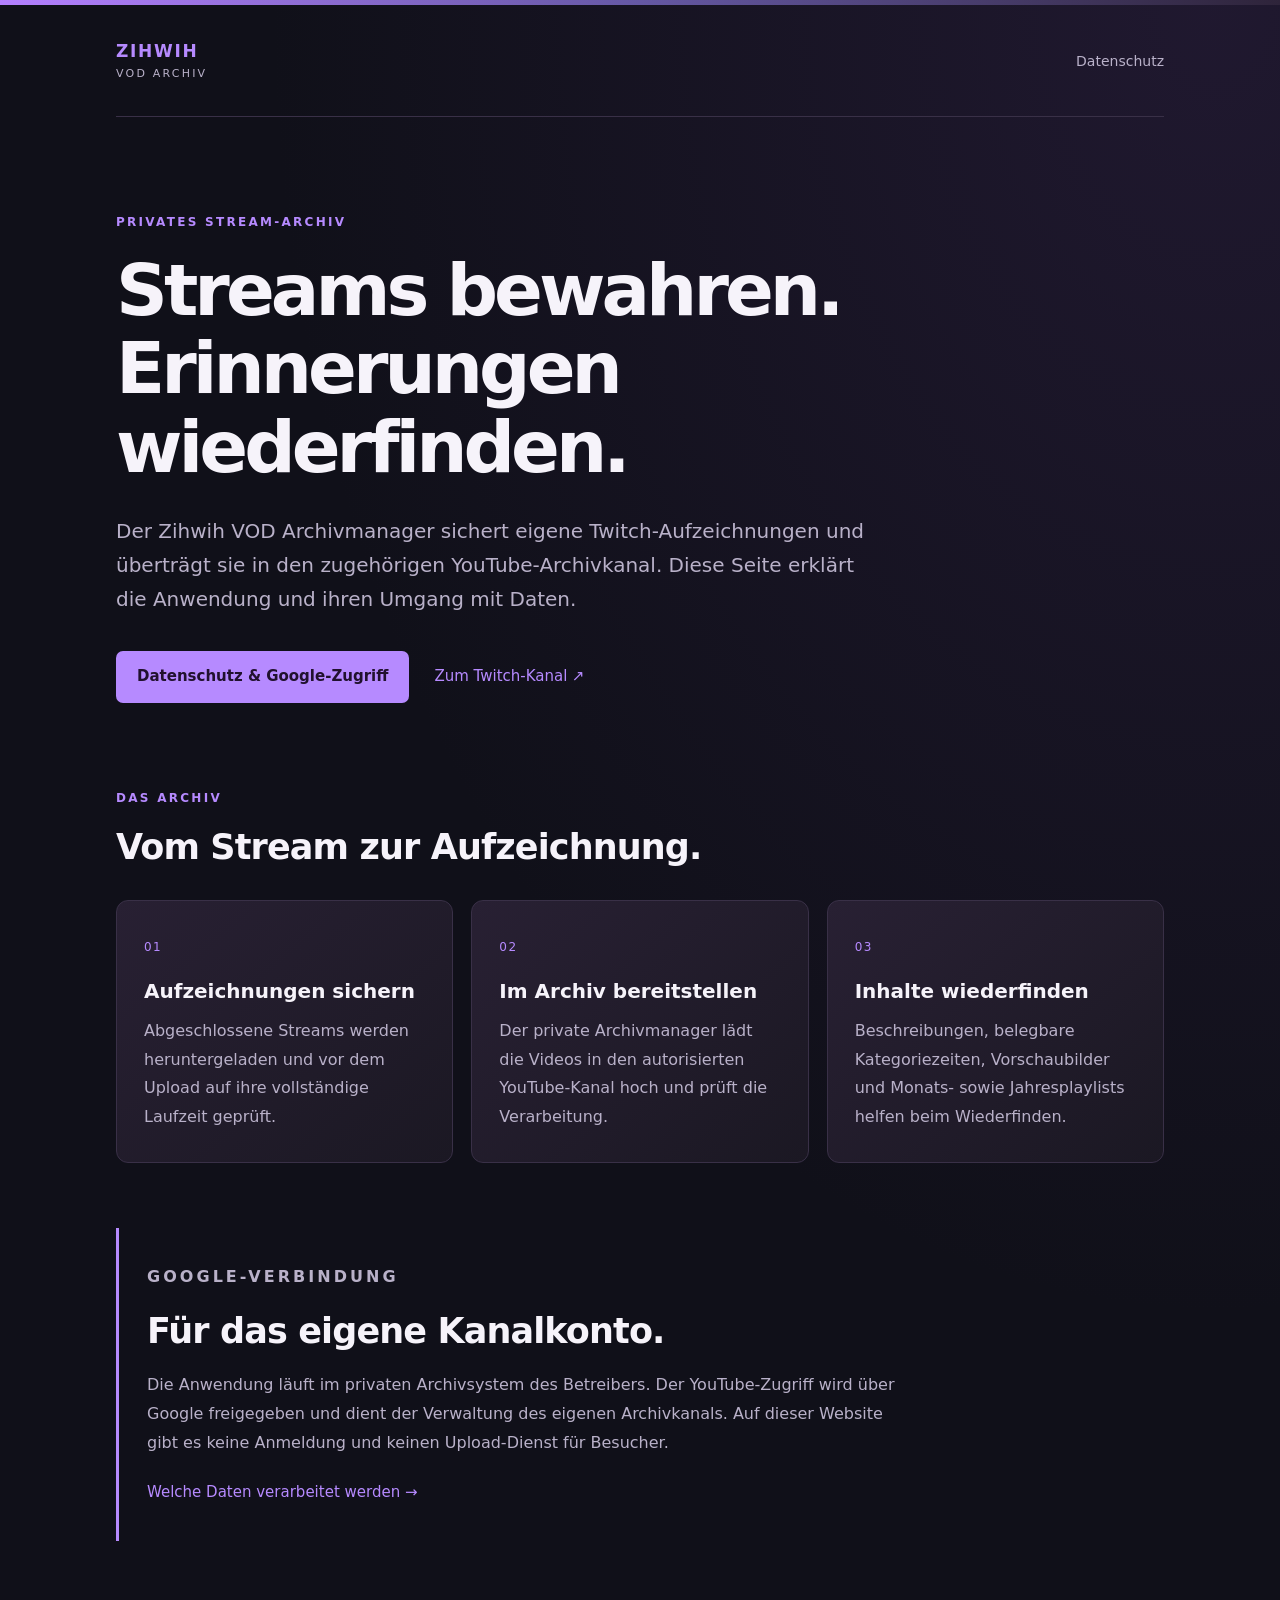
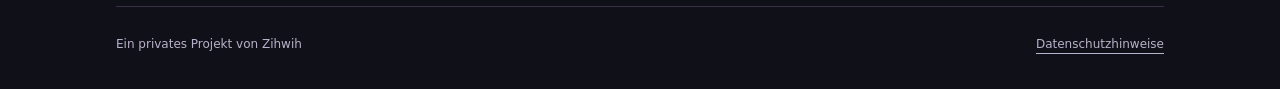
<file: index.html>
<!doctype html>
<html lang="de">
<head>
<meta charset="utf-8"><meta name="viewport" content="width=device-width,initial-scale=1">
<meta name="description" content="Zihwih VOD Archiv: Informationen zum privaten Archivmanager für eigene Twitch-Aufzeichnungen und den zugehörigen YouTube-Kanal.">
<title>Zihwih VOD Archiv</title>
<link rel="stylesheet" href="style.css">
<meta name="google-site-verification" content="FoKSlurA6G-QhMOjN3CGcFN5A3qkUIQIgalCkxIFZzc" />
</head>
<body><div class="stripe"></div><div class="wrap">
<header><a class="brand" href="./">ZIHWIH <span>VOD ARCHIV</span></a><nav aria-label="Hauptnavigation"><a href="datenschutz.html">Datenschutz</a></nav></header>
<main>
<section class="hero"><p class="eyebrow">PRIVATES STREAM-ARCHIV</p><h1>Streams bewahren.<br>Erinnerungen wiederfinden.</h1><p class="lead">Der Zihwih VOD Archivmanager sichert eigene Twitch-Aufzeichnungen und überträgt sie in den zugehörigen YouTube-Archivkanal. Diese Seite erklärt die Anwendung und ihren Umgang mit Daten.</p><div class="actions"><a class="button" href="datenschutz.html">Datenschutz &amp; Google-Zugriff</a><a class="textlink" href="https://www.twitch.tv/zihwih">Zum Twitch-Kanal ↗</a></div></section>
<section aria-labelledby="ablauf"><div class="section-title"><p class="eyebrow">DAS ARCHIV</p><h2 id="ablauf">Vom Stream zur Aufzeichnung.</h2></div><div class="cards"><article><span class="number">01</span><h3>Aufzeichnungen sichern</h3><p>Abgeschlossene Streams werden heruntergeladen und vor dem Upload auf ihre vollständige Laufzeit geprüft.</p></article><article><span class="number">02</span><h3>Im Archiv bereitstellen</h3><p>Der private Archivmanager lädt die Videos in den autorisierten YouTube-Kanal hoch und prüft die Verarbeitung.</p></article><article><span class="number">03</span><h3>Inhalte wiederfinden</h3><p>Beschreibungen, belegbare Kategoriezeiten, Vorschaubilder und Monats- sowie Jahresplaylists helfen beim Wiederfinden.</p></article></div></section>
<section class="note"><p class="eyebrow">GOOGLE-VERBINDUNG</p><h2>Für das eigene Kanalkonto.</h2><p>Die Anwendung läuft im privaten Archivsystem des Betreibers. Der YouTube-Zugriff wird über Google freigegeben und dient der Verwaltung des eigenen Archivkanals. Auf dieser Website gibt es keine Anmeldung und keinen Upload-Dienst für Besucher.</p><a class="textlink" href="datenschutz.html">Welche Daten verarbeitet werden →</a></section>
</main><footer><span>Ein privates Projekt von Zihwih</span><a href="datenschutz.html">Datenschutzhinweise</a></footer>
</div></body></html>
</file>
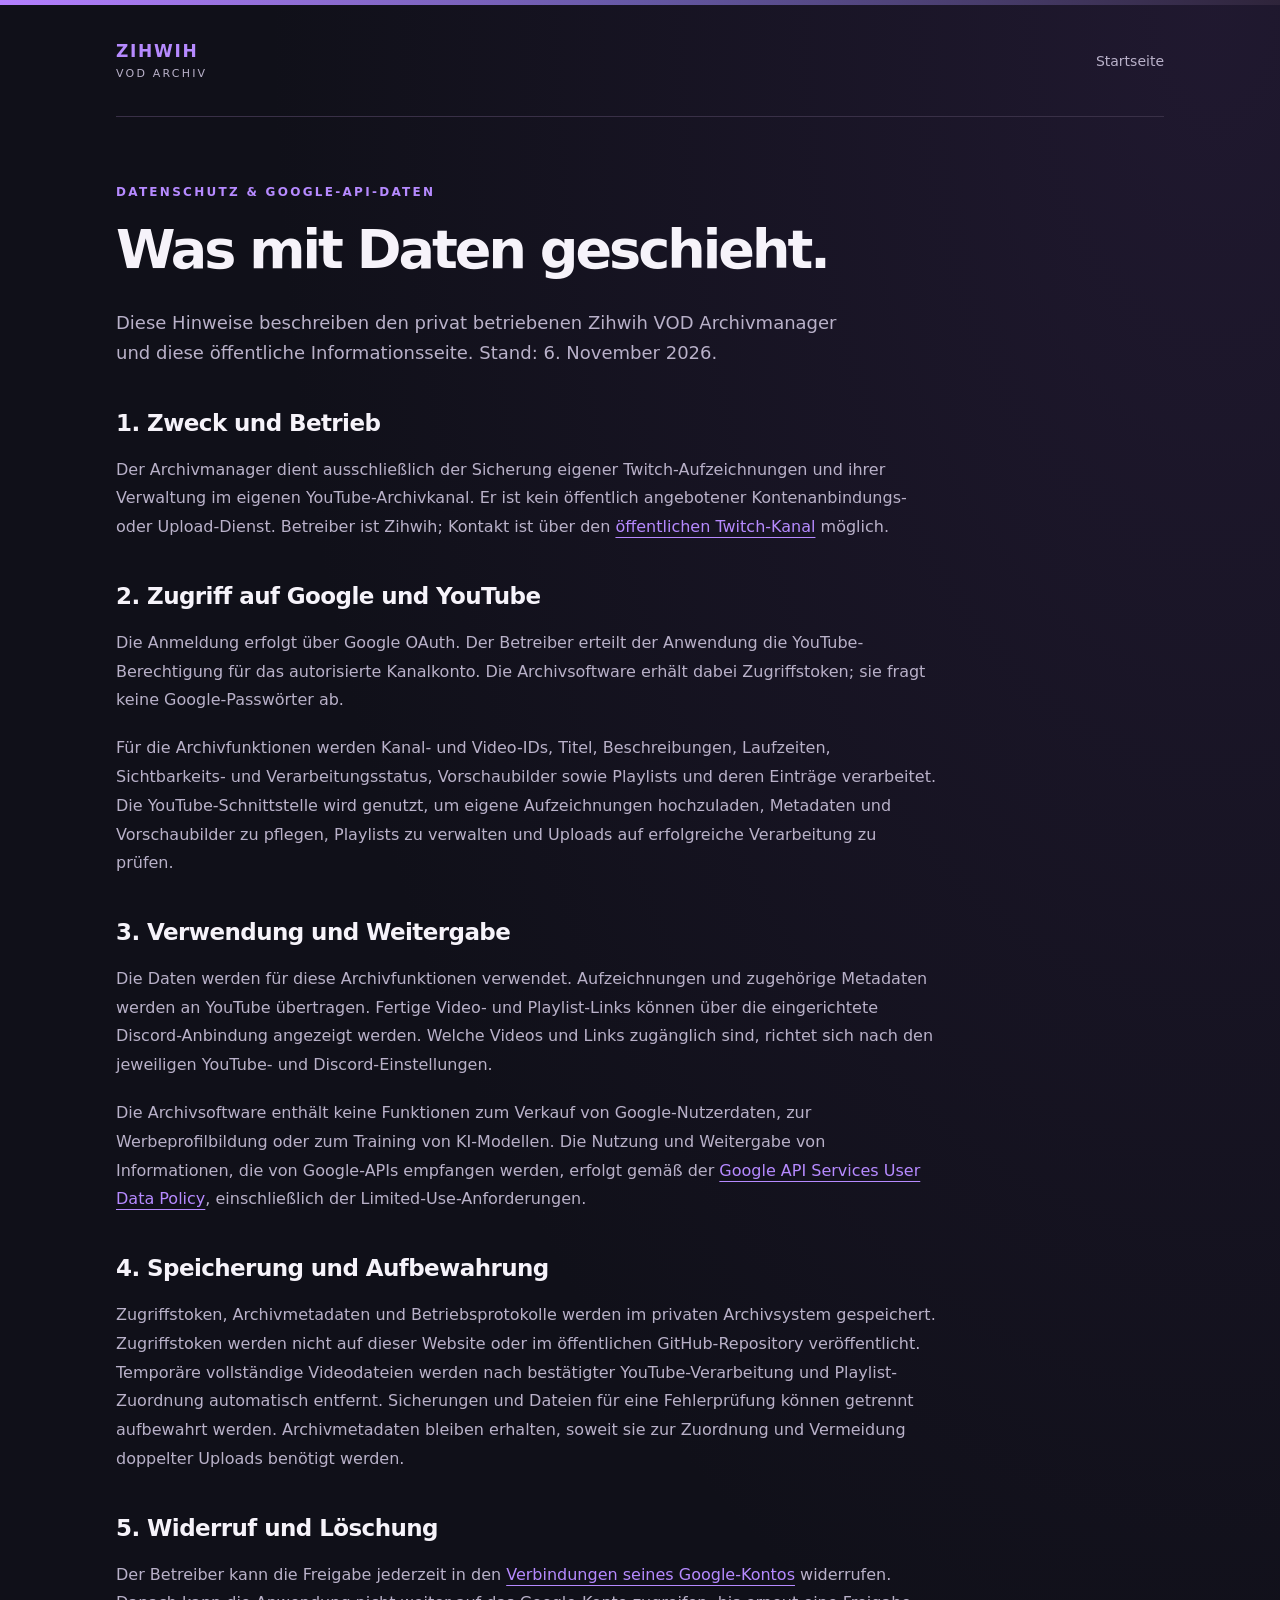
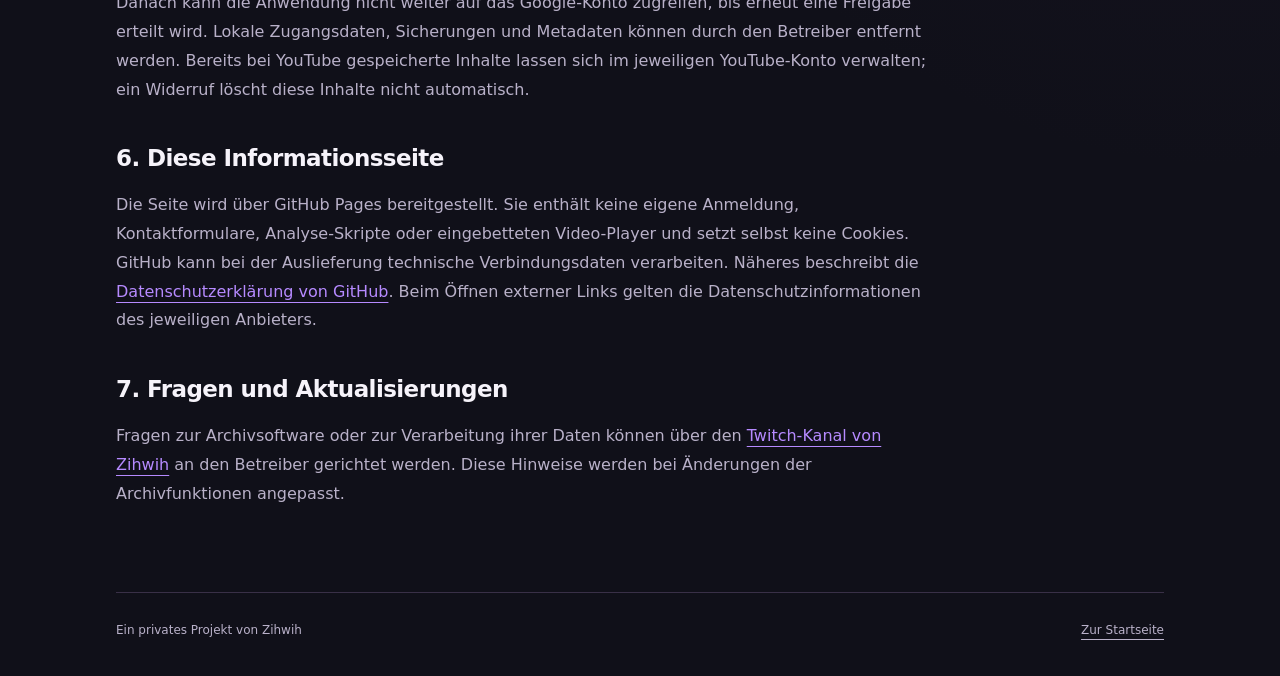
<file: datenschutz.html>
<!doctype html>
<html lang="de"><head><meta charset="utf-8"><meta name="viewport" content="width=device-width,initial-scale=1"><meta name="description" content="Datenschutzhinweise für den Zihwih VOD Archivmanager und seine Google-/YouTube-Verbindung."><title>Datenschutz · Zihwih VOD Archiv</title><link rel="stylesheet" href="style.css"></head>
<body><div class="stripe"></div><div class="wrap"><header><a class="brand" href="./">ZIHWIH <span>VOD ARCHIV</span></a><nav aria-label="Hauptnavigation"><a href="./">Startseite</a></nav></header><main class="document"><p class="eyebrow">DATENSCHUTZ &amp; GOOGLE-API-DATEN</p><h1>Was mit Daten geschieht.</h1><p class="lead">Diese Hinweise beschreiben den privat betriebenen Zihwih VOD Archivmanager und diese öffentliche Informationsseite. Stand: 6. November 2026.</p>
<section><h2>1. Zweck und Betrieb</h2><p>Der Archivmanager dient ausschließlich der Sicherung eigener Twitch-Aufzeichnungen und ihrer Verwaltung im eigenen YouTube-Archivkanal. Er ist kein öffentlich angebotener Kontenanbindungs- oder Upload-Dienst. Betreiber ist Zihwih; Kontakt ist über den <a href="https://www.twitch.tv/zihwih">öffentlichen Twitch-Kanal</a> möglich.</p></section>
<section><h2>2. Zugriff auf Google und YouTube</h2><p>Die Anmeldung erfolgt über Google OAuth. Der Betreiber erteilt der Anwendung die YouTube-Berechtigung für das autorisierte Kanalkonto. Die Archivsoftware erhält dabei Zugriffstoken; sie fragt keine Google-Passwörter ab.</p><p>Für die Archivfunktionen werden Kanal- und Video-IDs, Titel, Beschreibungen, Laufzeiten, Sichtbarkeits- und Verarbeitungsstatus, Vorschaubilder sowie Playlists und deren Einträge verarbeitet. Die YouTube-Schnittstelle wird genutzt, um eigene Aufzeichnungen hochzuladen, Metadaten und Vorschaubilder zu pflegen, Playlists zu verwalten und Uploads auf erfolgreiche Verarbeitung zu prüfen.</p></section>
<section><h2>3. Verwendung und Weitergabe</h2><p>Die Daten werden für diese Archivfunktionen verwendet. Aufzeichnungen und zugehörige Metadaten werden an YouTube übertragen. Fertige Video- und Playlist-Links können über die eingerichtete Discord-Anbindung angezeigt werden. Welche Videos und Links zugänglich sind, richtet sich nach den jeweiligen YouTube- und Discord-Einstellungen.</p><p>Die Archivsoftware enthält keine Funktionen zum Verkauf von Google-Nutzerdaten, zur Werbeprofilbildung oder zum Training von KI-Modellen. Die Nutzung und Weitergabe von Informationen, die von Google-APIs empfangen werden, erfolgt gemäß der <a href="https://developers.google.com/terms/api-services-user-data-policy">Google API Services User Data Policy</a>, einschließlich der Limited-Use-Anforderungen.</p></section>
<section><h2>4. Speicherung und Aufbewahrung</h2><p>Zugriffstoken, Archivmetadaten und Betriebsprotokolle werden im privaten Archivsystem gespeichert. Zugriffstoken werden nicht auf dieser Website oder im öffentlichen GitHub-Repository veröffentlicht. Temporäre vollständige Videodateien werden nach bestätigter YouTube-Verarbeitung und Playlist-Zuordnung automatisch entfernt. Sicherungen und Dateien für eine Fehlerprüfung können getrennt aufbewahrt werden. Archivmetadaten bleiben erhalten, soweit sie zur Zuordnung und Vermeidung doppelter Uploads benötigt werden.</p></section>
<section><h2>5. Widerruf und Löschung</h2><p>Der Betreiber kann die Freigabe jederzeit in den <a href="https://myaccount.google.com/connections">Verbindungen seines Google-Kontos</a> widerrufen. Danach kann die Anwendung nicht weiter auf das Google-Konto zugreifen, bis erneut eine Freigabe erteilt wird. Lokale Zugangsdaten, Sicherungen und Metadaten können durch den Betreiber entfernt werden. Bereits bei YouTube gespeicherte Inhalte lassen sich im jeweiligen YouTube-Konto verwalten; ein Widerruf löscht diese Inhalte nicht automatisch.</p></section>
<section><h2>6. Diese Informationsseite</h2><p>Die Seite wird über GitHub Pages bereitgestellt. Sie enthält keine eigene Anmeldung, Kontaktformulare, Analyse-Skripte oder eingebetteten Video-Player und setzt selbst keine Cookies. GitHub kann bei der Auslieferung technische Verbindungsdaten verarbeiten. Näheres beschreibt die <a href="https://docs.github.com/en/site-policy/privacy-policies/github-general-privacy-statement">Datenschutzerklärung von GitHub</a>. Beim Öffnen externer Links gelten die Datenschutzinformationen des jeweiligen Anbieters.</p></section>
<section><h2>7. Fragen und Aktualisierungen</h2><p>Fragen zur Archivsoftware oder zur Verarbeitung ihrer Daten können über den <a href="https://www.twitch.tv/zihwih">Twitch-Kanal von Zihwih</a> an den Betreiber gerichtet werden. Diese Hinweise werden bei Änderungen der Archivfunktionen angepasst.</p></section>
</main><footer><span>Ein privates Projekt von Zihwih</span><a href="./">Zur Startseite</a></footer></div></body></html>
</file>
<file: style.css>
:root{color-scheme:dark;--bg:#101019;--panel:#1d192a;--ink:#f6f3fa;--muted:#b9b1c9;--accent:#b68aff;--line:#393047}*{box-sizing:border-box}html{scroll-behavior:smooth}body{margin:0;background:radial-gradient(ellipse at 95% 0%,#34234c70,transparent 55%),var(--bg);color:var(--ink);font:17px/1.7 system-ui,-apple-system,BlinkMacSystemFont,"Segoe UI",sans-serif}.stripe{height:5px;background:linear-gradient(90deg,#b480ff,#6558a4,#2e243a)}.wrap{max-width:1120px;margin:auto;padding:0 36px}header{display:flex;justify-content:space-between;align-items:center;gap:20px;padding:35px 0;border-bottom:1px solid var(--line)}a{color:var(--accent);text-underline-offset:5px}a:focus-visible{outline:3px solid var(--accent);outline-offset:7px;border-radius:3px}.brand{text-decoration:none;color:var(--accent);font-weight:750;letter-spacing:.1em;line-height:1.3}.brand span{display:block;color:var(--muted);font-size:11px;font-weight:500;letter-spacing:.2em;margin-top:5px}nav a{font-size:14px;color:var(--muted);text-decoration:none}.hero{padding:95px 0 85px;max-width:890px}.eyebrow{color:var(--accent);font-size:12px;font-weight:700;letter-spacing:.19em;margin:0 0 18px}h1{font-size:clamp(40px,6.2vw,72px);line-height:1.09;letter-spacing:-.055em;font-weight:650;margin:0 0 28px}h2{font-size:clamp(25px,3vw,35px);line-height:1.25;letter-spacing:-.025em;font-weight:600;margin:0 0 18px}h3{font-size:20px;line-height:1.35;margin:18px 0 12px;font-weight:600}p{margin:0 0 19px}.lead{color:var(--muted);font-size:20px;line-height:1.7;max-width:750px}.actions{display:flex;align-items:center;flex-wrap:wrap;gap:25px;margin-top:35px}.button{display:inline-block;background:var(--accent);color:#21112e;padding:13px 21px;text-decoration:none;font-size:15px;font-weight:650;border-radius:7px}.button:hover{background:#cba9ff}.textlink{font-size:15px;text-decoration:none}.textlink:hover,nav a:hover{text-decoration:underline}.section-title{margin:0 0 30px}.cards{display:grid;grid-template-columns:repeat(3,1fr);gap:18px}.cards article{padding:30px 27px;background:linear-gradient(140deg,#282033,#1b1823);border:1px solid var(--line);border-radius:12px}.number{color:var(--accent);font-size:12px;letter-spacing:.12em}.cards p,.note p,.document section p{color:var(--muted);font-size:16px;line-height:1.8}.cards p{margin-bottom:0}.note{margin:65px 0;padding:35px 0 35px 28px;border-left:3px solid var(--accent);max-width:850px}.note p{max-width:760px}.document{max-width:820px;padding:65px 0}.document h1{font-size:clamp(38px,5vw,54px)}.document section{margin-top:40px}.document h2{font-size:23px}.document .lead{font-size:18px}footer{display:flex;justify-content:space-between;gap:16px;flex-wrap:wrap;padding:27px 0 35px;border-top:1px solid var(--line);font-size:12px;color:var(--muted)}footer a{color:var(--muted)}@media(max-width:760px){.wrap{padding:0 23px}header{padding:26px 0}.hero{padding:65px 0 55px}.lead{font-size:18px}.cards{grid-template-columns:1fr}.cards article{padding:25px}.note{margin:45px 0;padding:15px 0 15px 20px}.document{padding:45px 0}.actions{gap:20px}.button{font-size:14px}}
</file>
